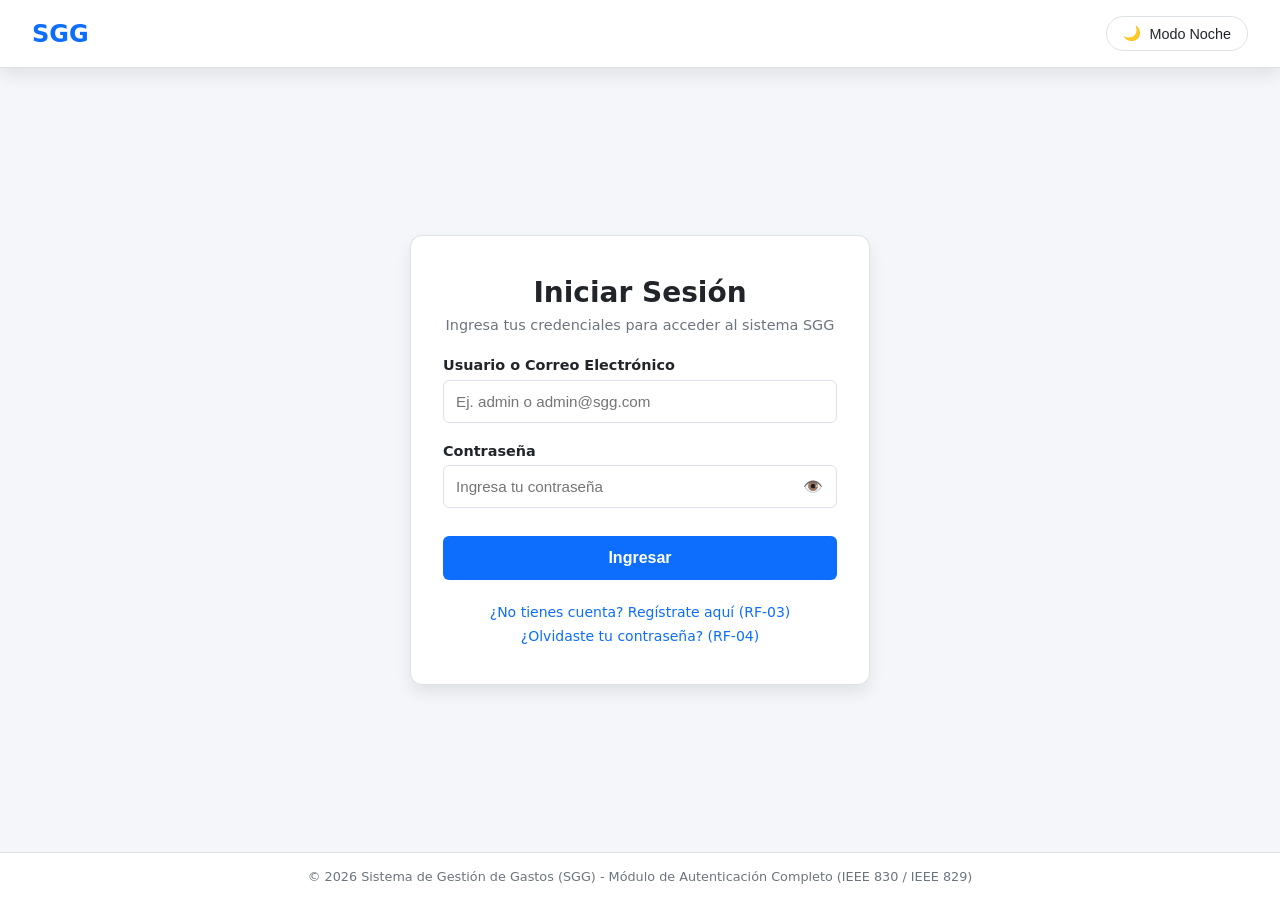
<file: index.html>
<!DOCTYPE html>
<html lang="es">
<head>
  <meta charset="UTF-8">
  <meta name="viewport" content="width=device-width, initial-scale=1.0">
  <title>Inicio de Sesión - SGG</title>
  <link rel="stylesheet" href="css/style.css">
</head>
<body>
  <header>
    <div class="logo-container">
      <h1>SGG</h1>
    </div>
    <button id="theme-toggle" class="theme-toggle-btn" aria-label="Cambiar tema día/noche" aria-pressed="false">
      <span id="theme-icon">🌙</span>
      <span id="theme-text">Modo Noche</span>
    </button>
  </header>

  <main>
    <section class="auth-card">
      <h2>Iniciar Sesión</h2>
      <p class="subtitle">Ingresa tus credenciales para acceder al sistema SGG</p>

      <div id="alert-message" class="alert" aria-live="polite"></div>

      <form id="login-form" novalidate>
        <div class="form-group">
          <label for="username">Usuario o Correo Electrónico</label>
          <input type="text" id="username" name="username" placeholder="Ej. admin o admin@sgg.com" required autocomplete="username">
        </div>

        <div class="form-group">
          <label for="password">Contraseña</label>
          <div class="password-input-wrapper">
            <input type="password" id="password" name="password" placeholder="Ingresa tu contraseña" required autocomplete="current-password">
            <button type="button" id="toggle-password" class="toggle-password-btn" title="Mostrar/Ocultar contraseña" aria-label="Mostrar contraseña">👁️</button>
          </div>
        </div>

        <button type="submit" id="btn-login" class="btn-primary">Ingresar</button>
      </form>

      <div class="auth-links">
        <a href="registro.html">¿No tienes cuenta? Regístrate aquí (RF-03)</a>
        <a href="recuperar.html">¿Olvidaste tu contraseña? (RF-04)</a>
      </div>
    </section>
  </main>

  <footer>
    <p>&copy; 2026 Sistema de Gestión de Gastos (SGG) - Módulo de Autenticación Completo (IEEE 830 / IEEE 829)</p>
  </footer>

  <script src="js/config.js"></script>
  <script src="js/storage.js"></script>
  <script src="js/theme.js"></script>
  <script src="js/login.js"></script>
</body>
</html>
</file>
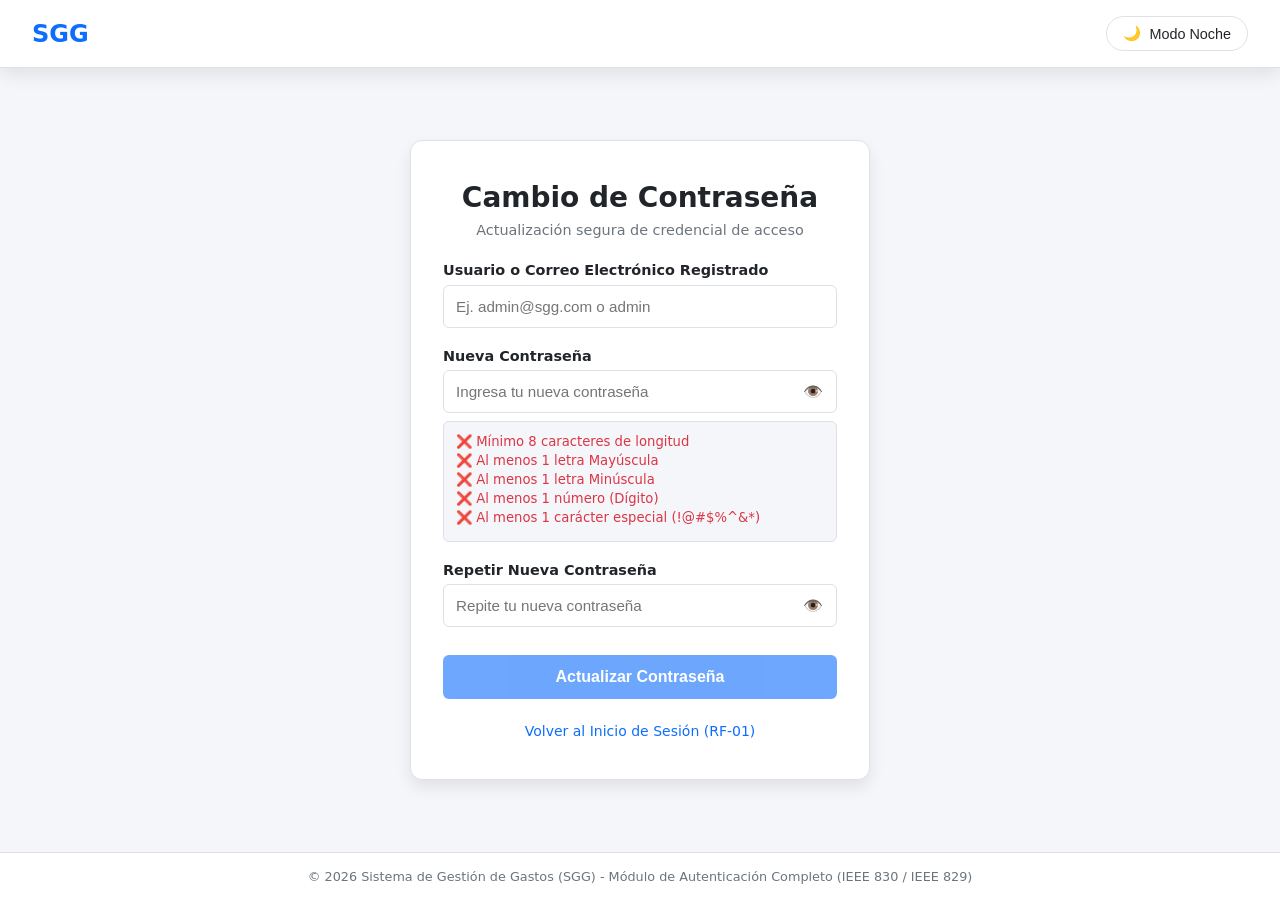
<file: recuperar.html>
<!DOCTYPE html>
<html lang="es">
<head>
  <meta charset="UTF-8">
  <meta name="viewport" content="width=device-width, initial-scale=1.0">
  <title>Recuperar Contraseña - SGG</title>
  <link rel="stylesheet" href="css/style.css">
</head>
<body>
  <header>
    <div class="logo-container">
      <h1>SGG</h1>
    </div>
    <button id="theme-toggle" class="theme-toggle-btn" aria-label="Cambiar tema día/noche" aria-pressed="false">
      <span id="theme-icon">🌙</span>
      <span id="theme-text">Modo Noche</span>
    </button>
  </header>

  <main>
    <section class="auth-card">
      <h2>Cambio de Contraseña</h2>
      <p class="subtitle">Actualización segura de credencial de acceso</p>

      <div id="alert-message" class="alert" aria-live="polite"></div>

      <form id="recover-form" novalidate>
        <div class="form-group">
          <label for="identifier">Usuario o Correo Electrónico Registrado</label>
          <input type="text" id="identifier" name="identifier" placeholder="Ej. admin@sgg.com o admin" required>
        </div>

        <div class="form-group">
          <label for="new_password">Nueva Contraseña</label>
          <div class="password-input-wrapper">
            <input type="password" id="new_password" name="new_password" placeholder="Ingresa tu nueva contraseña" required autocomplete="new-password">
            <button type="button" id="toggle-new-password" class="toggle-password-btn" title="Mostrar/Ocultar contraseña" aria-label="Mostrar contraseña">👁️</button>
          </div>

          <ul class="password-rules" aria-live="polite">
            <li id="rule-length">❌ Mínimo 8 caracteres de longitud</li>
            <li id="rule-upper">❌ Al menos 1 letra Mayúscula</li>
            <li id="rule-lower">❌ Al menos 1 letra Minúscula</li>
            <li id="rule-number">❌ Al menos 1 número (Dígito)</li>
            <li id="rule-special">❌ Al menos 1 carácter especial (!@#$%^&*)</li>
          </ul>
        </div>

        <div class="form-group">
          <label for="confirm_new_password">Repetir Nueva Contraseña</label>
          <div class="password-input-wrapper">
            <input type="password" id="confirm_new_password" name="confirm_new_password" placeholder="Repite tu nueva contraseña" required autocomplete="new-password">
            <button type="button" id="toggle-confirm-new-password" class="toggle-password-btn" title="Mostrar/Ocultar contraseña" aria-label="Mostrar contraseña">👁️</button>
          </div>
        </div>

        <button type="submit" id="btn-recuperar" class="btn-primary" disabled>Actualizar Contraseña</button>
      </form>

      <div class="auth-links">
        <a href="index.html">Volver al Inicio de Sesión (RF-01)</a>
      </div>
    </section>
  </main>

  <footer>
    <p>&copy; 2026 Sistema de Gestión de Gastos (SGG) - Módulo de Autenticación Completo (IEEE 830 / IEEE 829)</p>
  </footer>

  <script src="js/config.js"></script>
  <script src="js/storage.js"></script>
  <script src="js/theme.js"></script>
  <script src="js/recuperar.js"></script>
</body>
</html>
</file>
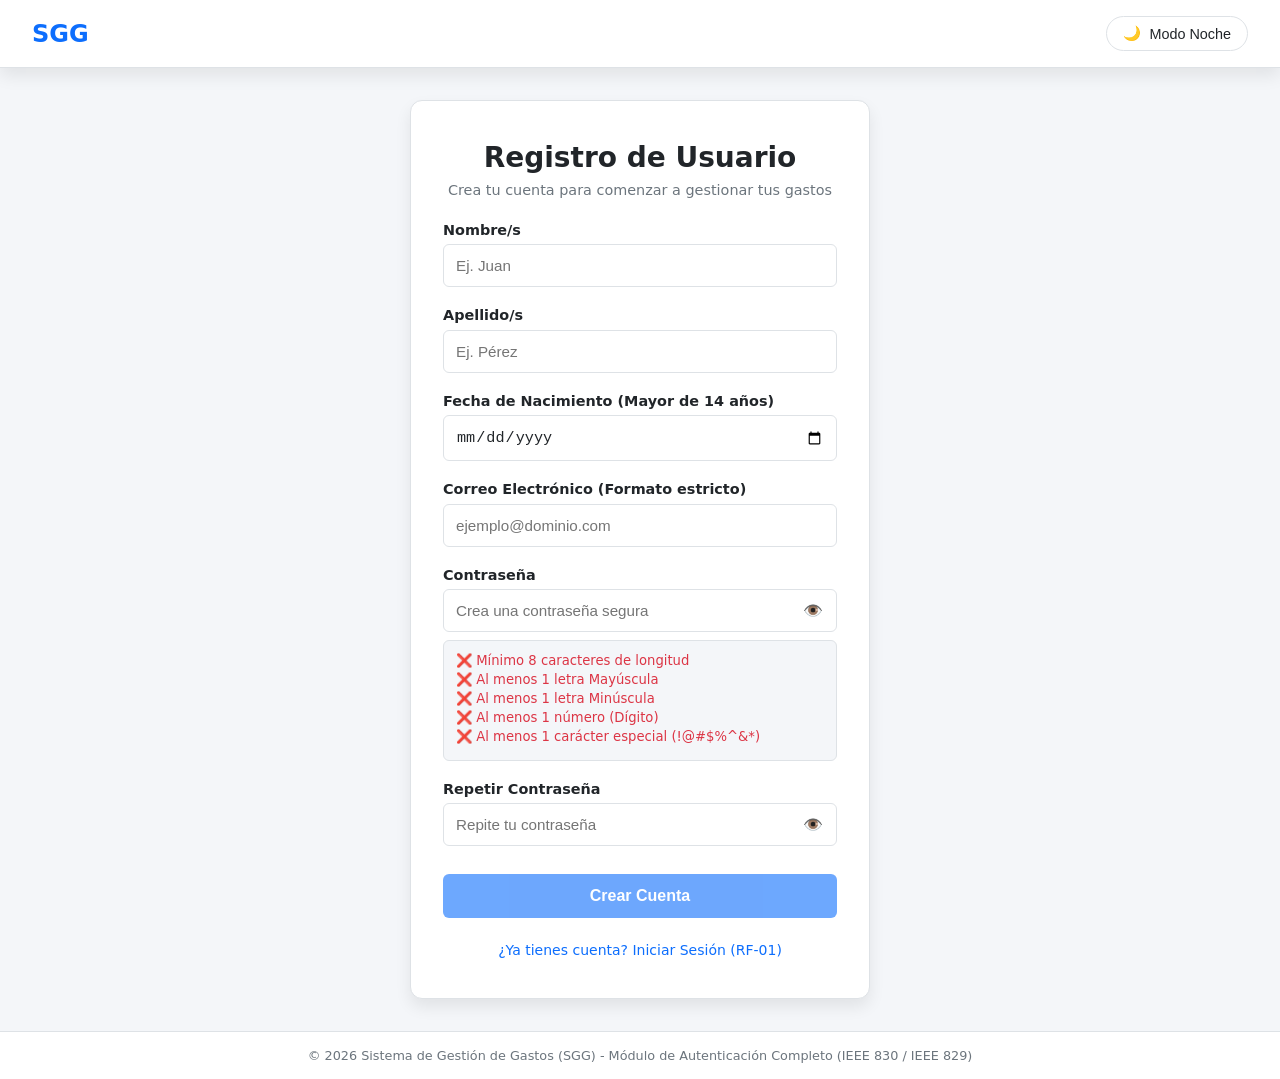
<file: registro.html>
<!DOCTYPE html>
<html lang="es">
<head>
  <meta charset="UTF-8">
  <meta name="viewport" content="width=device-width, initial-scale=1.0">
  <title>Registro de Usuario - SGG</title>
  <link rel="stylesheet" href="css/style.css">
</head>
<body>
  <header>
    <div class="logo-container">
      <h1>SGG</h1>
    </div>
    <button id="theme-toggle" class="theme-toggle-btn" aria-label="Cambiar tema día/noche" aria-pressed="false">
      <span id="theme-icon">🌙</span>
      <span id="theme-text">Modo Noche</span>
    </button>
  </header>

  <main>
    <section class="auth-card">
      <h2>Registro de Usuario</h2>
      <p class="subtitle">Crea tu cuenta para comenzar a gestionar tus gastos</p>

      <div id="alert-message" class="alert" aria-live="polite"></div>

      <form id="register-form" novalidate>
        <div class="form-group">
          <label for="nombre">Nombre/s</label>
          <input type="text" id="nombre" name="nombre" placeholder="Ej. Juan" required>
        </div>

        <div class="form-group">
          <label for="apellido">Apellido/s</label>
          <input type="text" id="apellido" name="apellido" placeholder="Ej. Pérez" required>
        </div>

        <div class="form-group">
          <label for="fecha_nacimiento">Fecha de Nacimiento (Mayor de 14 años)</label>
          <input type="date" id="fecha_nacimiento" name="fecha_nacimiento" required>
        </div>

        <div class="form-group">
          <label for="email">Correo Electrónico (Formato estricto)</label>
          <input type="email" id="email" name="email" placeholder="ejemplo@dominio.com" required autocomplete="email">
        </div>

        <div class="form-group">
          <label for="password">Contraseña</label>
          <div class="password-input-wrapper">
            <input type="password" id="password" name="password" placeholder="Crea una contraseña segura" required autocomplete="new-password">
            <button type="button" id="toggle-password" class="toggle-password-btn" title="Mostrar/Ocultar contraseña" aria-label="Mostrar contraseña">👁️</button>
          </div>

          <ul class="password-rules" aria-live="polite">
            <li id="rule-length">❌ Mínimo 8 caracteres de longitud</li>
            <li id="rule-upper">❌ Al menos 1 letra Mayúscula</li>
            <li id="rule-lower">❌ Al menos 1 letra Minúscula</li>
            <li id="rule-number">❌ Al menos 1 número (Dígito)</li>
            <li id="rule-special">❌ Al menos 1 carácter especial (!@#$%^&*)</li>
          </ul>
        </div>

        <div class="form-group">
          <label for="confirm_password">Repetir Contraseña</label>
          <div class="password-input-wrapper">
            <input type="password" id="confirm_password" name="confirm_password" placeholder="Repite tu contraseña" required autocomplete="new-password">
            <button type="button" id="toggle-confirm-password" class="toggle-password-btn" title="Mostrar/Ocultar contraseña" aria-label="Mostrar contraseña">👁️</button>
          </div>
        </div>

        <button type="submit" id="btn-registrar" class="btn-primary" disabled>Crear Cuenta</button>
      </form>

      <div class="auth-links">
        <a href="index.html">¿Ya tienes cuenta? Iniciar Sesión (RF-01)</a>
      </div>
    </section>
  </main>

  <footer>
    <p>&copy; 2026 Sistema de Gestión de Gastos (SGG) - Módulo de Autenticación Completo (IEEE 830 / IEEE 829)</p>
  </footer>

  <script src="js/config.js"></script>
  <script src="js/storage.js"></script>
  <script src="js/theme.js"></script>
  <script src="js/registro.js"></script>
</body>
</html>
</file>
<file: css/style.css>
/* SGG - Sistema de Gestión de Gastos - Módulo de Autenticación */
:root {
  --bg-color: #f4f6f9;
  --card-bg: #ffffff;
  --text-color: #212529;
  --text-muted: #6c757d;
  --primary-color: #0d6efd;
  --primary-hover: #0b5ed7;
  --border-color: #dee2e6;
  --input-bg: #ffffff;
  --success-color: #198754;
  --error-color: #dc3545;
  --warning-color: #ffc107;
  --rule-unfulfilled: #dc3545;
  --rule-fulfilled: #198754;
  --shadow: 0 0.5rem 1rem rgba(0, 0, 0, 0.08);
}

[data-theme="dark"] {
  --bg-color: #121212;
  --card-bg: #1e1e1e;
  --text-color: #e0e0e0;
  --text-muted: #a0a0a0;
  --primary-color: #3d8bfd;
  --primary-hover: #0b5ed7;
  --border-color: #333333;
  --input-bg: #2d2d2d;
  --success-color: #2e7d32;
  --error-color: #d32f2f;
  --warning-color: #f57c00;
  --rule-unfulfilled: #ff5252;
  --rule-fulfilled: #69f0ae;
  --shadow: 0 0.5rem 1rem rgba(0, 0, 0, 0.5);
}

* {
  box-sizing: border-box;
  margin: 0;
  padding: 0;
  transition: background-color 0.3s ease, color 0.3s ease, border-color 0.3s ease;
}

body {
  font-family: system-ui, -apple-system, "Segoe UI", Roboto, "Helvetica Neue", Arial, sans-serif;
  background-color: var(--bg-color);
  color: var(--text-color);
  min-height: 100vh;
  display: flex;
  flex-direction: column;
}

header {
  display: flex;
  justify-content: space-between;
  align-items: center;
  padding: 1rem 2rem;
  background-color: var(--card-bg);
  border-bottom: 1px solid var(--border-color);
  box-shadow: var(--shadow);
}

.logo-container h1 {
  font-size: 1.5rem;
  color: var(--primary-color);
}

.theme-toggle-btn {
  background: transparent;
  border: 1px solid var(--border-color);
  color: var(--text-color);
  padding: 0.5rem 1rem;
  border-radius: 20px;
  cursor: pointer;
  font-size: 0.9rem;
  display: flex;
  align-items: center;
  gap: 0.5rem;
}

.theme-toggle-btn:hover {
  background-color: var(--border-color);
}

main {
  flex: 1;
  display: flex;
  justify-content: center;
  align-items: center;
  padding: 2rem 1rem;
}

.auth-card {
  background-color: var(--card-bg);
  border: 1px solid var(--border-color);
  border-radius: 12px;
  box-shadow: var(--shadow);
  width: 100%;
  max-width: 460px;
  padding: 2.5rem 2rem;
}

.auth-card h2 {
  margin-bottom: 0.5rem;
  font-size: 1.75rem;
  text-align: center;
  color: var(--text-color);
}

.auth-card p.subtitle {
  text-align: center;
  color: var(--text-muted);
  font-size: 0.9rem;
  margin-bottom: 1.5rem;
}

.form-group {
  margin-bottom: 1.25rem;
}

.form-group label {
  display: block;
  font-size: 0.9rem;
  font-weight: 600;
  margin-bottom: 0.4rem;
}

.form-group input[type="text"],
.form-group input[type="email"],
.form-group input[type="date"],
.form-group input[type="password"] {
  width: 100%;
  padding: 0.75rem;
  border: 1px solid var(--border-color);
  border-radius: 6px;
  background-color: var(--input-bg);
  color: var(--text-color);
  font-size: 0.95rem;
}

.form-group input:focus {
  outline: 2px solid var(--primary-color);
  border-color: transparent;
}

.password-input-wrapper {
  position: relative;
  display: flex;
  align-items: center;
}

.password-input-wrapper input {
  padding-right: 2.75rem;
}

.toggle-password-btn {
  position: absolute;
  right: 0.5rem;
  background: none;
  border: none;
  color: var(--text-muted);
  cursor: pointer;
  padding: 0.4rem;
  font-size: 1rem;
}

.btn-primary {
  width: 100%;
  padding: 0.8rem;
  background-color: var(--primary-color);
  color: #ffffff;
  border: none;
  border-radius: 6px;
  font-size: 1rem;
  font-weight: 600;
  cursor: pointer;
  margin-top: 0.5rem;
}

.btn-primary:hover:not(:disabled) {
  background-color: var(--primary-hover);
}

.btn-primary:disabled {
  opacity: 0.6;
  cursor: not-allowed;
}

.password-rules {
  list-style: none;
  margin-top: 0.5rem;
  background-color: var(--bg-color);
  padding: 0.75rem;
  border-radius: 6px;
  border: 1px solid var(--border-color);
  font-size: 0.825rem;
}

.password-rules li {
  display: flex;
  align-items: center;
  gap: 0.4rem;
  margin-bottom: 0.25rem;
  color: var(--rule-unfulfilled);
}

.password-rules li.fulfilled {
  color: var(--rule-fulfilled);
  font-weight: 600;
}

.alert {
  padding: 0.75rem 1rem;
  border-radius: 6px;
  font-size: 0.9rem;
  margin-bottom: 1.25rem;
  display: none;
}

.alert.show {
  display: block;
}

.alert-success {
  background-color: rgba(25, 135, 84, 0.15);
  color: var(--success-color);
  border: 1px solid var(--success-color);
}

.alert-error {
  background-color: rgba(220, 53, 69, 0.15);
  color: var(--error-color);
  border: 1px solid var(--error-color);
}

.alert-warning {
  background-color: rgba(255, 193, 7, 0.15);
  color: var(--warning-color);
  border: 1px solid var(--warning-color);
}

.alert-info {
  background-color: rgba(13, 110, 253, 0.15);
  color: var(--primary-color);
  border: 1px solid var(--primary-color);
}

.auth-links {
  margin-top: 1.5rem;
  text-align: center;
  font-size: 0.875rem;
  display: flex;
  flex-direction: column;
  gap: 0.5rem;
}

.auth-links a {
  color: var(--primary-color);
  text-decoration: none;
  font-weight: 500;
}

.auth-links a:hover {
  text-decoration: underline;
}

footer {
  text-align: center;
  padding: 1rem;
  font-size: 0.8rem;
  color: var(--text-muted);
  border-top: 1px solid var(--border-color);
  background-color: var(--card-bg);
}
</file>
